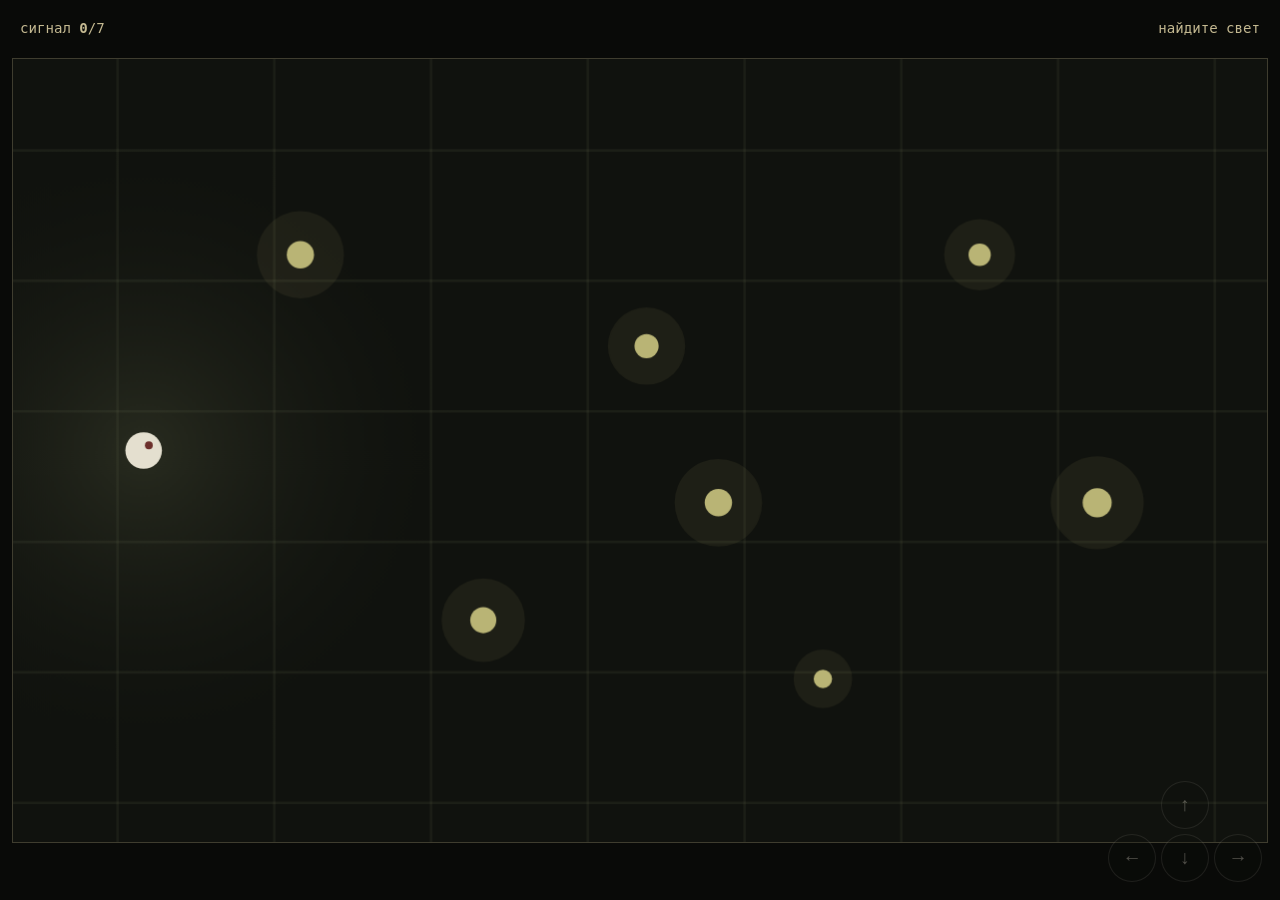
<file: game/index.html>
<!doctype html>
<html lang="ru">
<head>
  <meta charset="utf-8">
  <meta name="viewport" content="width=device-width, initial-scale=1, viewport-fit=cover">
  <title>inkivi.exe</title>
  <link rel="stylesheet" href="./game.css">
</head>
<body>
  <main class="game-shell">
    <canvas id="game" width="960" height="600" aria-label="Игра inkivi.exe"></canvas>
    <div class="hud"><span>сигнал <b id="score">0</b>/7</span><span id="status">найдите свет</span></div>
    <div class="touch-controls" aria-label="Экранное управление">
      <button type="button" data-key="ArrowLeft" aria-label="Влево">←</button>
      <button type="button" data-key="ArrowUp" aria-label="Вверх">↑</button>
      <button type="button" data-key="ArrowDown" aria-label="Вниз">↓</button>
      <button type="button" data-key="ArrowRight" aria-label="Вправо">→</button>
    </div>
  </main>
  <script src="./game.js"></script>
</body>
</html>
</file>
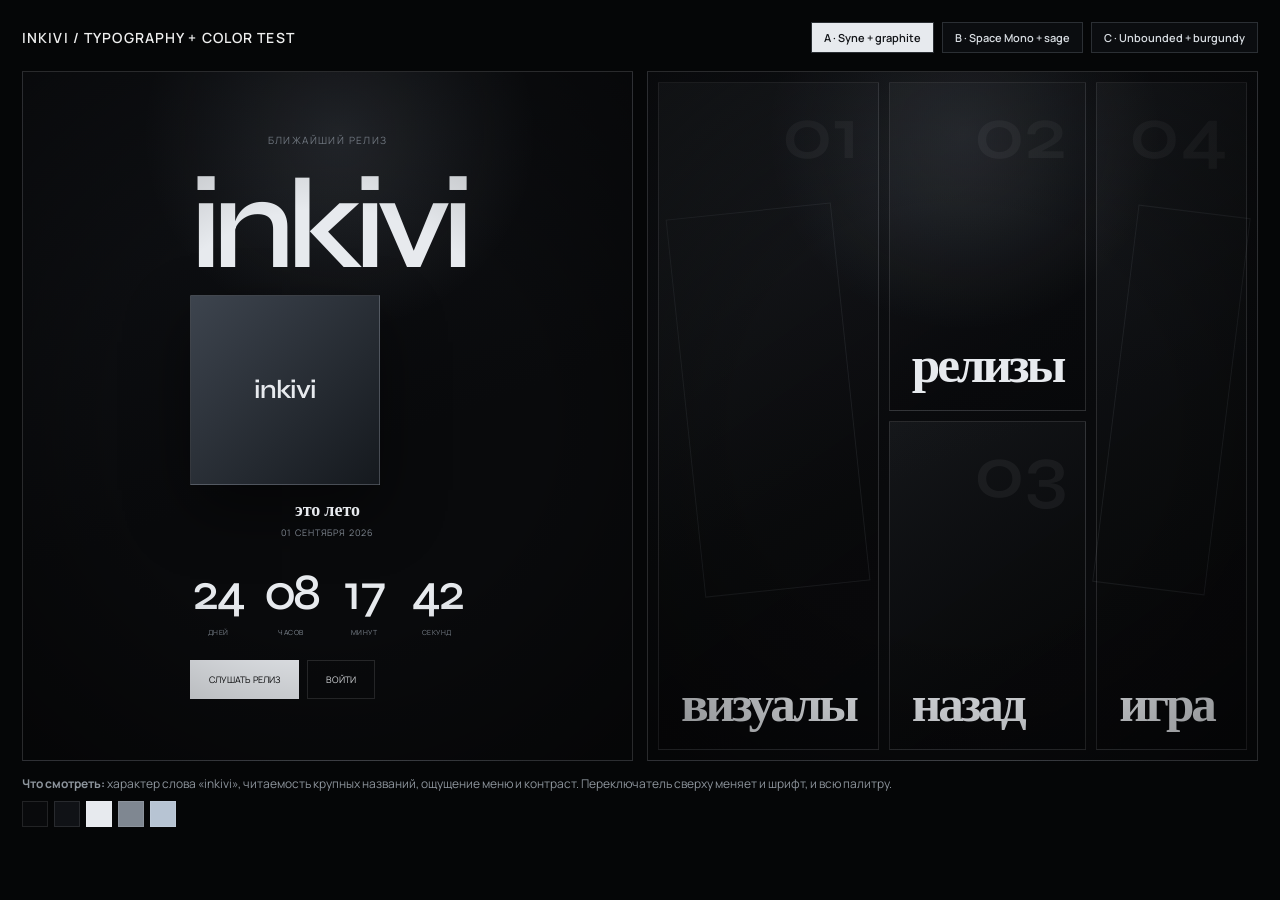
<file: style-lab.html>
<!doctype html>
<html lang="ru">
<head>
<meta charset="utf-8">
<meta name="viewport" content="width=device-width,initial-scale=1">
<title>inkivi — style lab</title>
<link rel="preconnect" href="https://fonts.googleapis.com">
<link rel="preconnect" href="https://fonts.gstatic.com" crossorigin>
<link href="https://fonts.googleapis.com/css2?family=Manrope:wght@400;500;600&family=Space+Mono:wght@400;700&family=Syne:wght@500;600;700&family=Unbounded:wght@400;500;600&display=swap" rel="stylesheet">
<style>
*{box-sizing:border-box}html,body{margin:0;min-height:100%;background:#050607;color:#eee}body{font-family:Manrope,sans-serif;padding:22px}
:root{--bg:#090a0c;--panel:#101216;--ink:#e7eaee;--muted:#7f8791;--accent:#b7c4d3;--line:rgba(231,234,238,.14);--head:Syne;--ui:Manrope}
body[data-theme="b"]{--bg:#080b0a;--panel:#0e1310;--ink:#e3e7df;--muted:#7f8a82;--accent:#8ea493;--line:rgba(227,231,223,.14);--head:'Space Mono';--ui:'Space Mono'}
body[data-theme="c"]{--bg:#0c0809;--panel:#150d10;--ink:#f0e7df;--muted:#8f7476;--accent:#a84355;--line:rgba(240,231,223,.15);--head:Unbounded;--ui:Manrope}
.top{max-width:1280px;margin:auto 0 18px;display:flex;gap:10px;align-items:center;justify-content:space-between;flex-wrap:wrap}.top h1{font:600 14px/1 var(--ui);letter-spacing:.08em;text-transform:uppercase;margin:0}.switch{display:flex;gap:8px;flex-wrap:wrap}.switch button{border:1px solid #2b2f34;background:#0b0d10;color:#d8dde2;padding:9px 12px;font:600 11px/1 Manrope;cursor:pointer}.switch button.active{background:#e7eaee;color:#101216}
.wrap{max-width:1280px;margin:auto;display:grid;grid-template-columns:1fr 1fr;gap:14px}.mock{position:relative;min-height:690px;overflow:hidden;border:1px solid var(--line);background:radial-gradient(circle at 52% 9%,color-mix(in srgb,var(--accent) 14%,transparent),transparent 28%),linear-gradient(160deg,var(--panel),var(--bg) 55%);color:var(--ink);font-family:var(--ui);transition:.25s}.mock:after{content:"";position:absolute;inset:0;pointer-events:none;background:radial-gradient(circle,transparent 45%,rgba(0,0,0,.45))}.hero{display:grid;place-items:center;text-align:center;padding:52px 28px;position:relative;z-index:1}.eyebrow{font-size:10px;text-transform:uppercase;letter-spacing:.14em;color:var(--muted)}.brand{font:600 clamp(72px,10vw,150px)/.8 var(--head);letter-spacing:-.07em;margin:28px 0 18px}.cover{width:190px;aspect-ratio:1;border:1px solid var(--line);background:linear-gradient(135deg,#3d444e,#15191e);box-shadow:0 26px 60px rgba(0,0,0,.45);display:grid;place-items:center;font:600 26px/1 var(--head);letter-spacing:-.05em}.release{margin-top:16px;font:600 18px/1 var(--head)}.date{margin-top:7px;font-size:9px;letter-spacing:.1em;color:var(--muted);text-transform:uppercase}.timer{display:grid;grid-template-columns:repeat(4,1fr);gap:16px;margin:28px 0 20px;width:min(590px,100%)}.time b{display:block;font:500 clamp(30px,4vw,58px)/1 var(--head);letter-spacing:-.05em}.time span{font-size:7px;text-transform:uppercase;color:var(--muted);letter-spacing:.08em}.actions{display:flex;gap:8px}.btn{border:1px solid var(--line);padding:12px 18px;font-size:9px;text-transform:uppercase}.btn.primary{background:var(--ink);color:var(--bg)}
.menu{padding:10px;position:relative;z-index:1;display:grid;grid-template-columns:1.2fr .8fr 1.2fr;grid-template-rows:1fr 1fr;gap:10px}.zone{position:relative;border:1px solid var(--line);background:linear-gradient(145deg,color-mix(in srgb,var(--accent) 7%,transparent),rgba(0,0,0,.18));padding:22px;display:flex;align-items:flex-end;min-height:325px}.zone.visual{grid-row:1/3}.zone.game{grid-column:3;grid-row:1/3}.zone.small{min-height:0}.zone strong{font:600 clamp(28px,4vw,60px)/.85 var(--head);letter-spacing:-.06em}.num{position:absolute;right:18px;top:14px;font:600 74px/1 var(--head);opacity:.055}.ghost{position:absolute;inset:19% 12% 24%;border:1px solid color-mix(in srgb,var(--accent) 18%,transparent);transform:rotate(-6deg);opacity:.5}.note{max-width:1280px;margin:14px auto 0;color:#8d949c;font-size:12px;line-height:1.5}.palette{display:flex;gap:6px;margin-top:8px}.sw{width:26px;height:26px;border:1px solid rgba(255,255,255,.1)}
@media(max-width:900px){.wrap{grid-template-columns:1fr}.mock{min-height:620px}.menu{grid-template-columns:1fr 1fr;grid-template-rows:auto}.zone.visual,.zone.game,.zone.small{grid-column:auto;grid-row:auto;min-height:260px}}
</style>
</head>
<body data-theme="a">
<div class="top"><h1>inkivi / typography + color test</h1><div class="switch"><button class="active" data-t="a">A · Syne + graphite</button><button data-t="b">B · Space Mono + sage</button><button data-t="c">C · Unbounded + burgundy</button></div></div>
<div class="wrap">
<section class="mock hero"><div><div class="eyebrow">ближайший релиз</div><div class="brand">inkivi</div><div class="cover">inkivi</div><div class="release">это лето</div><div class="date">01 сентября 2026</div><div class="timer"><div class="time"><b>24</b><span>дней</span></div><div class="time"><b>08</b><span>часов</span></div><div class="time"><b>17</b><span>минут</span></div><div class="time"><b>42</b><span>секунд</span></div></div><div class="actions"><div class="btn primary">слушать релиз</div><div class="btn">войти</div></div></div></section>
<section class="mock menu"><div class="zone visual"><div class="num">01</div><div class="ghost"></div><strong>визуалы</strong></div><div class="zone small"><div class="num">02</div><strong>релизы</strong></div><div class="zone small"><div class="num">03</div><strong>назад</strong></div><div class="zone game"><div class="num">04</div><div class="ghost" style="transform:rotate(7deg)"></div><strong>игра</strong></div></section>
</div>
<div class="note"><b>Что смотреть:</b> характер слова «inkivi», читаемость крупных названий, ощущение меню и контраст. Переключатель сверху меняет и шрифт, и всю палитру. <div class="palette"><span class="sw" style="background:var(--bg)"></span><span class="sw" style="background:var(--panel)"></span><span class="sw" style="background:var(--ink)"></span><span class="sw" style="background:var(--muted)"></span><span class="sw" style="background:var(--accent)"></span></div></div>
<script>document.querySelectorAll('[data-t]').forEach(b=>b.onclick=()=>{document.body.dataset.theme=b.dataset.t;document.querySelectorAll('[data-t]').forEach(x=>x.classList.toggle('active',x===b))})</script>
</body></html>
</file>
<file: game/game.css>
:root { color-scheme: dark; font-family: ui-monospace, SFMono-Regular, Consolas, monospace; }
* { box-sizing: border-box; }
html, body { margin: 0; min-height: 100%; background: #090a08; color: #e4dfcf; overflow: hidden; }
.game-shell { position: relative; min-height: 100svh; min-height: 100dvh; display: grid; place-items: center; padding: max(12px, env(safe-area-inset-top)) max(12px, env(safe-area-inset-right)) max(12px, env(safe-area-inset-bottom)) max(12px, env(safe-area-inset-left)); }
canvas { display: block; width: min(100%, calc(100svh * 1.6)); width: min(100%, calc(100dvh * 1.6)); max-height: calc(100svh - 24px); max-height: calc(100dvh - 24px); aspect-ratio: 16 / 10; background: #12140f; border: 1px solid rgba(196,185,145,.25); touch-action: none; }
.hud { position: absolute; top: max(20px, env(safe-area-inset-top)); left: max(20px, env(safe-area-inset-left)); right: max(20px, env(safe-area-inset-right)); display: flex; justify-content: space-between; gap: 1rem; color: #c4b991; font-size: clamp(.68rem, 2vw, .88rem); pointer-events: none; }
.touch-controls { position: absolute; right: max(18px, env(safe-area-inset-right)); bottom: max(18px, env(safe-area-inset-bottom)); display: grid; grid-template-columns: repeat(3, 48px); grid-template-areas: ". up ." "left down right"; gap: 5px; }
.touch-controls button { width: 48px; height: 48px; border: 1px solid rgba(228,223,207,.3); border-radius: 50%; background: rgba(15,17,13,.72); color: #e4dfcf; font-size: 1.2rem; touch-action: none; }
.touch-controls [data-key="ArrowUp"] { grid-area: up; }.touch-controls [data-key="ArrowLeft"] { grid-area: left; }.touch-controls [data-key="ArrowDown"] { grid-area: down; }.touch-controls [data-key="ArrowRight"] { grid-area: right; }
@media (hover: hover) and (pointer: fine) { .touch-controls { opacity: .32; } }
@media (max-width: 520px) { .hud { top: max(12px, env(safe-area-inset-top)); font-size: .62rem; }.touch-controls { grid-template-columns: repeat(3, 44px); }.touch-controls button { width: 44px; height: 44px; } }
</file>
